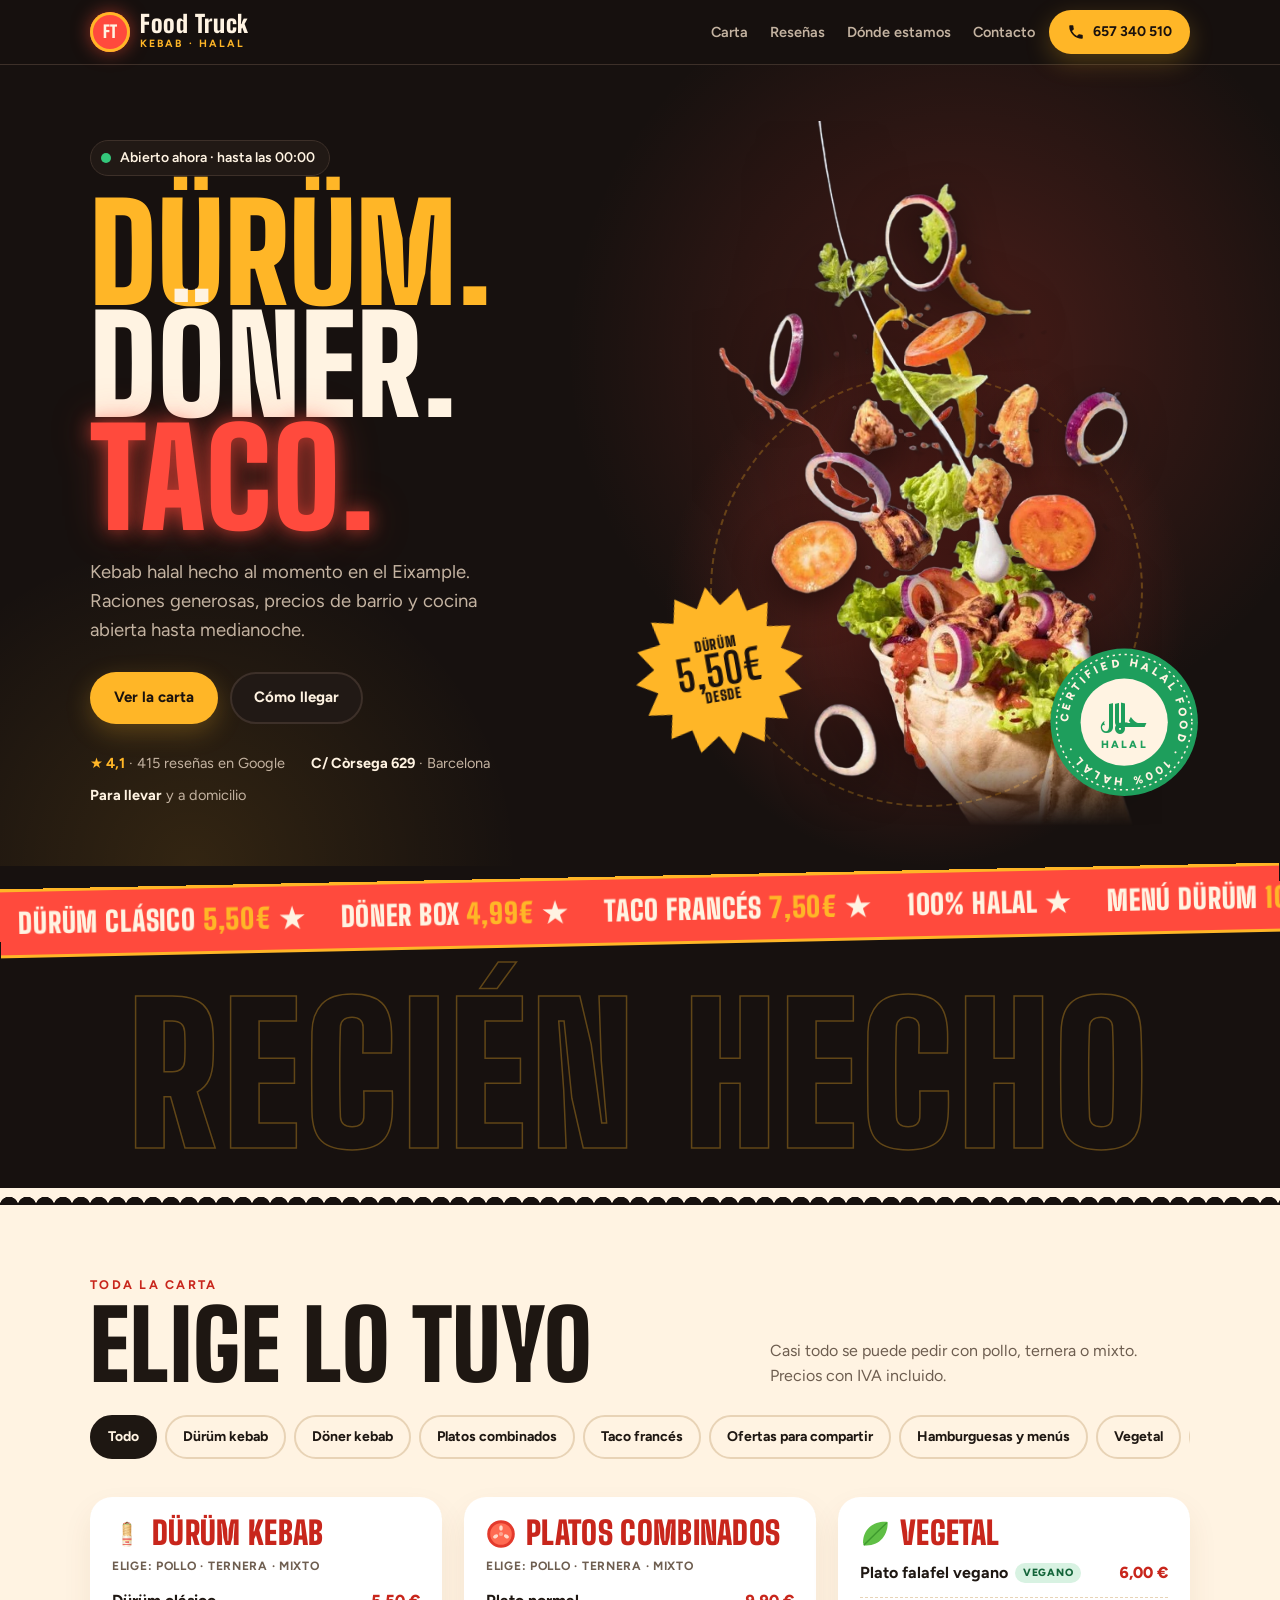
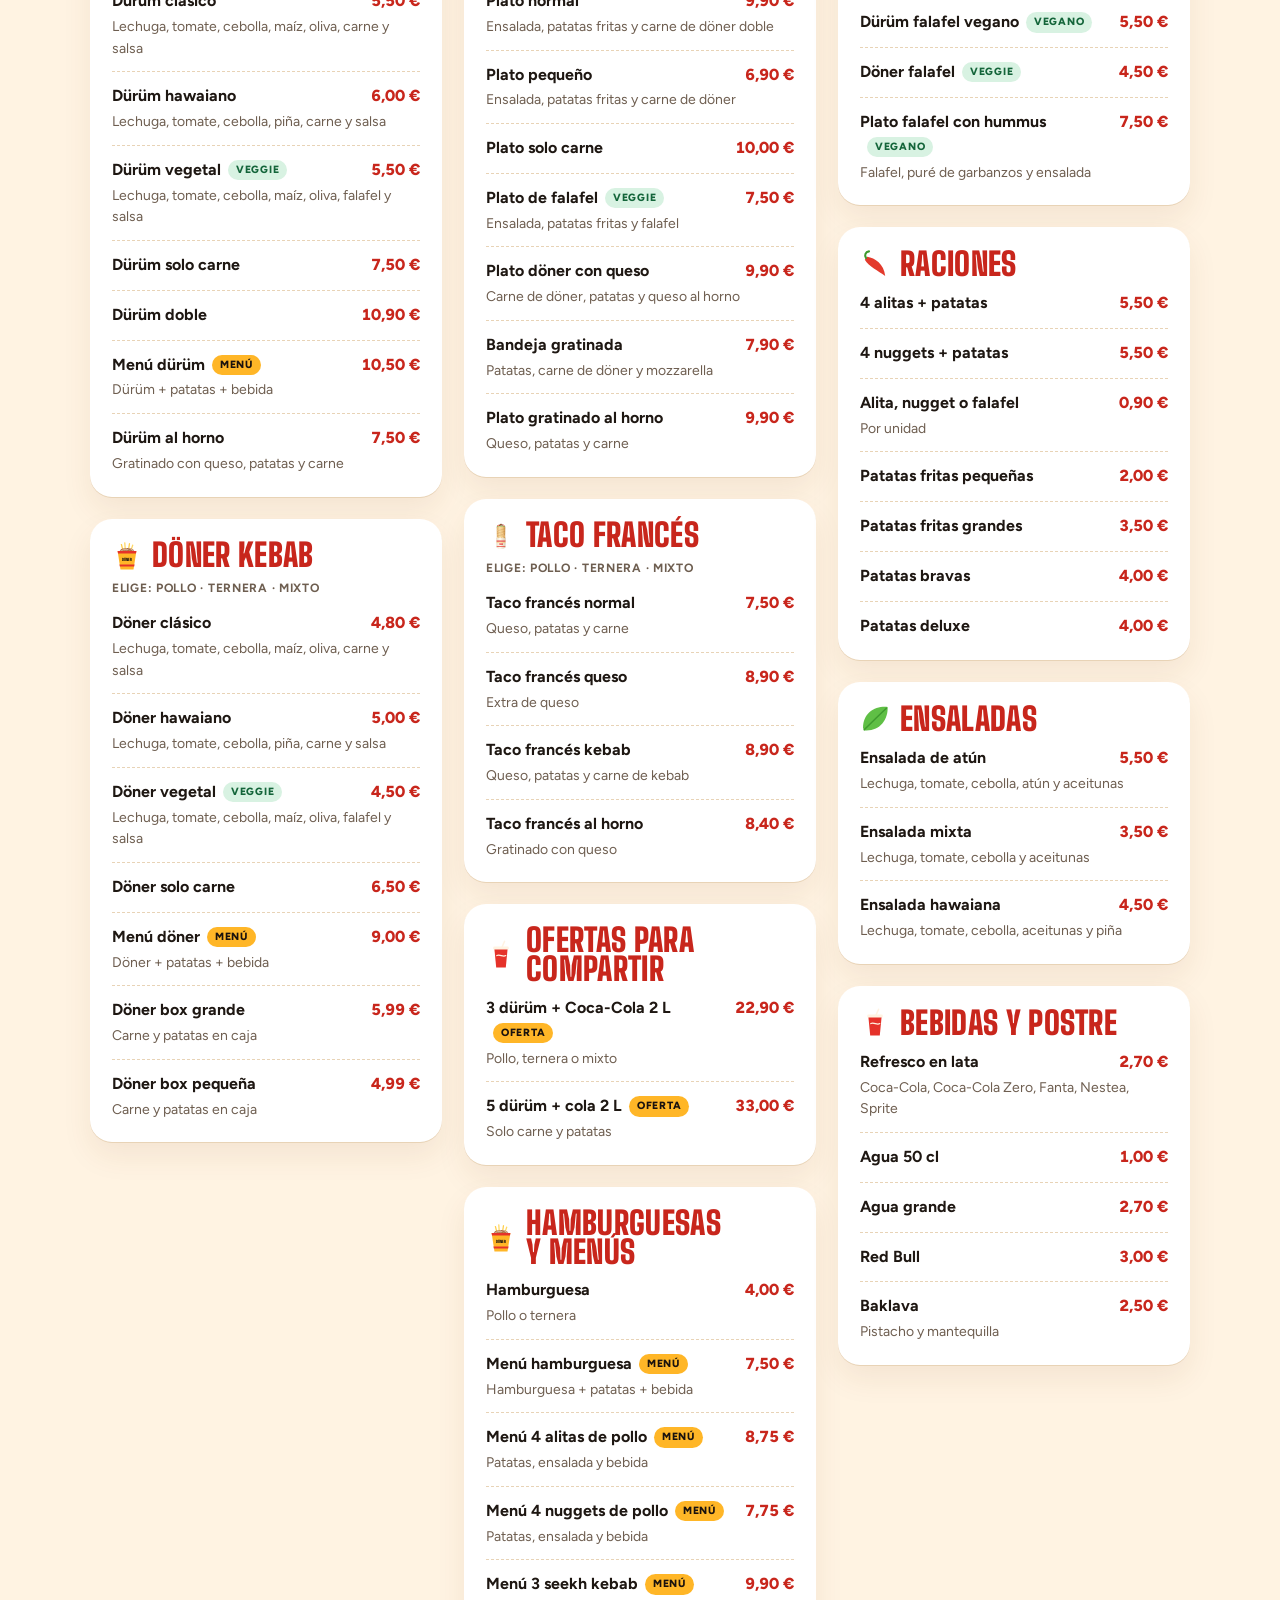
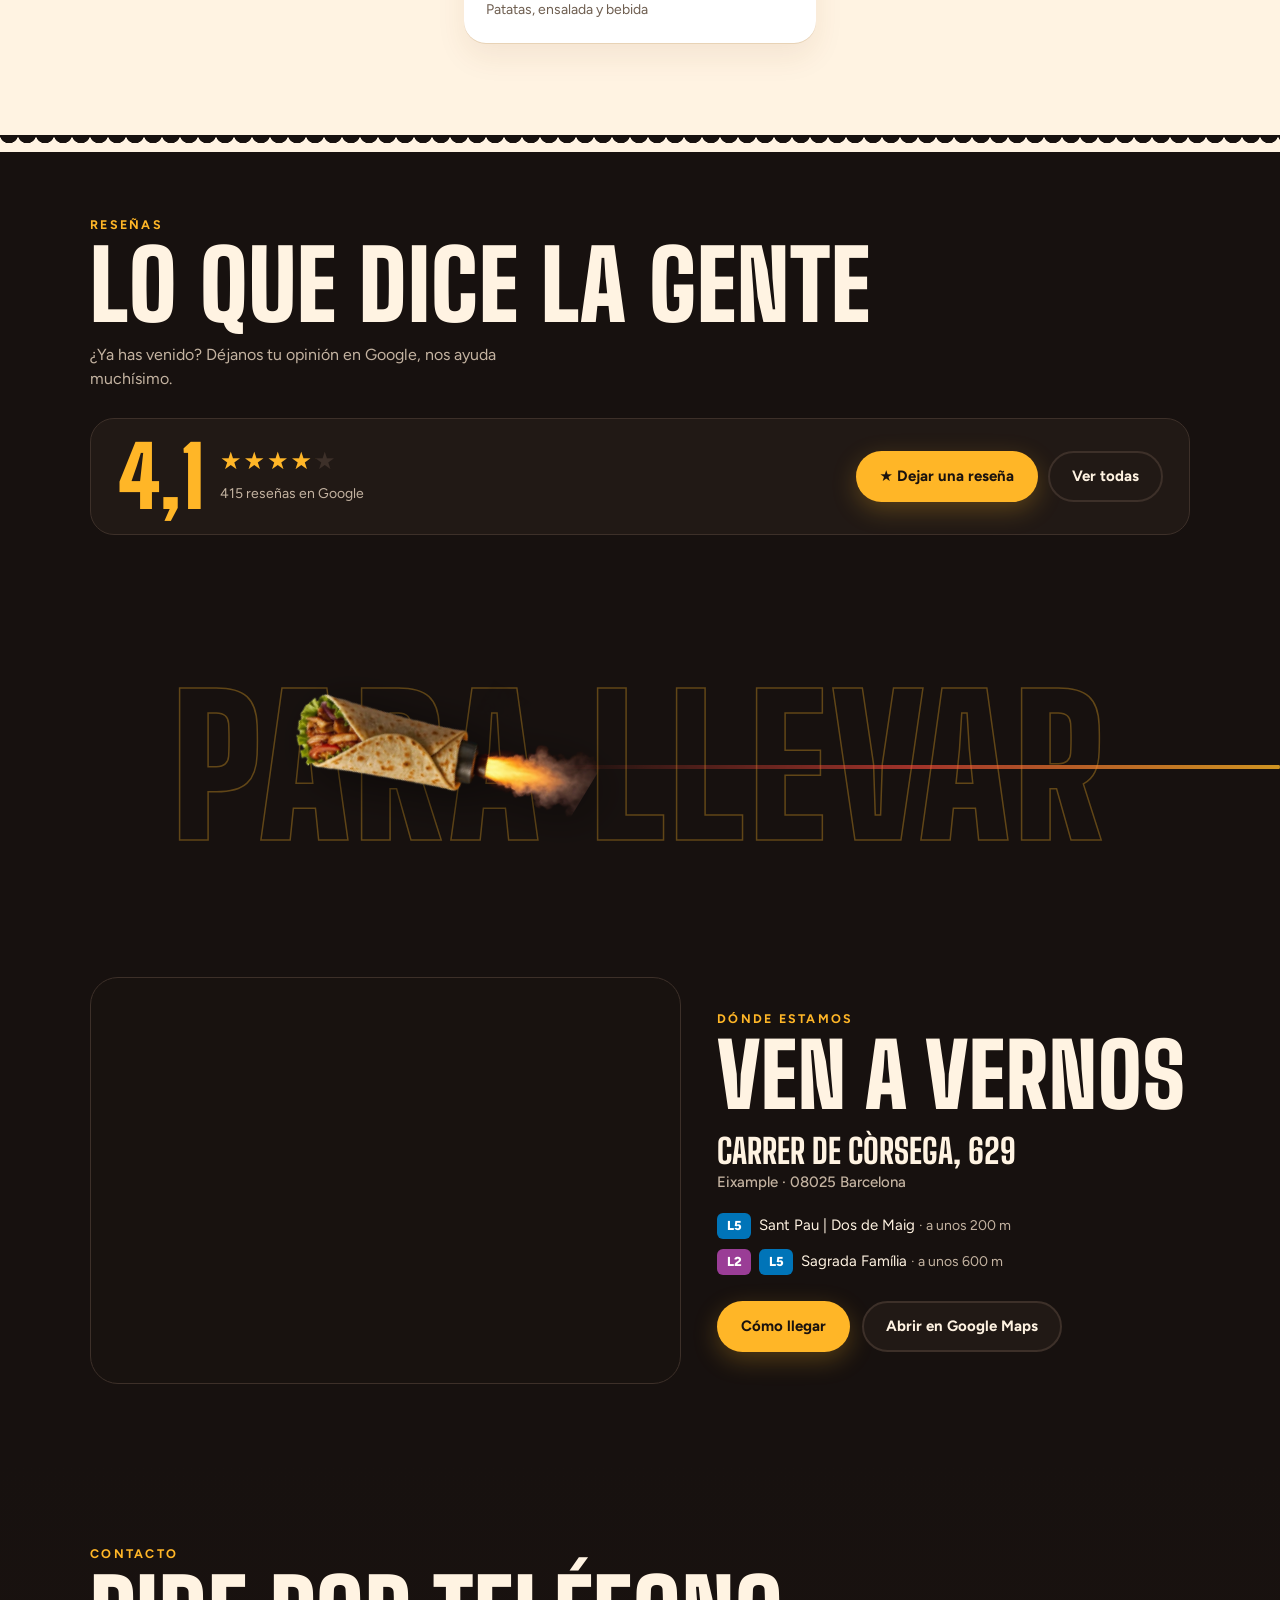
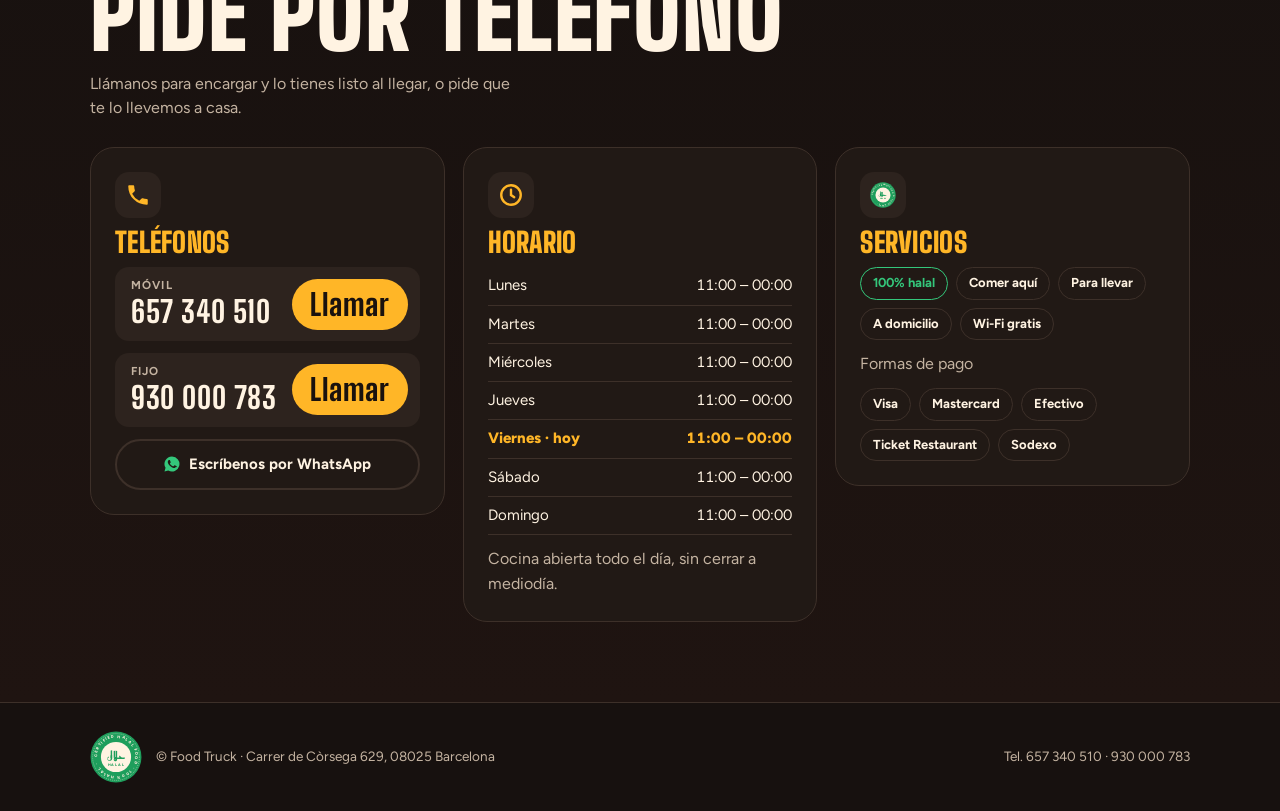
<file: index.html>
<!doctype html>
<html lang="es">
<head>
<meta charset="utf-8">
<meta name="viewport" content="width=device-width, initial-scale=1, viewport-fit=cover">
<title>Food Truck</title>
<meta name="description" content="Kebab halal en el Eixample de Barcelona. Dürüm, döner, platos combinados y taco francés. Carrer de Còrsega 629. Abierto todos los días.">
<link rel="preconnect" href="https://fonts.googleapis.com">
<link rel="preconnect" href="https://fonts.gstatic.com" crossorigin>
<link href="https://fonts.googleapis.com/css2?family=Big+Shoulders+Display:wght@700;800;900&family=Figtree:wght@400;500;600;700;800&family=Reem+Kufi:wght@700&display=swap" rel="stylesheet">
<meta name="theme-color" content="#17110f">
<link rel="icon" href="icon-192-any.png">
<link rel="apple-touch-icon" href="apple-touch-icon.png">
<link rel="stylesheet" href="css/styles.css">
</head>
<body>
<!-- ===== Dibujos: dürüm, döner box, ingredientes y sello halal ===== -->
<svg width="0" height="0" style="position:absolute" aria-hidden="true">
  <defs>
    <linearGradient id="tort" x1="0" x2="1">
      <stop offset="0" stop-color="#e2ad62"/><stop offset=".35" stop-color="#f8dca3"/><stop offset=".7" stop-color="#f0c57e"/><stop offset="1" stop-color="#c98e45"/>
    </linearGradient>
    <linearGradient id="paperg" x1="0" x2="1">
      <stop offset="0" stop-color="#e9dcc6"/><stop offset=".4" stop-color="#fffaf0"/><stop offset="1" stop-color="#d9c8ad"/>
    </linearGradient>
    <clipPath id="tclip"><path d="M44 104 Q44 86 64 84 L156 84 Q176 86 176 104 L172 400 Q110 428 48 400 Z"/></clipPath>
    <clipPath id="pclip"><path d="M38 262 L58 250 L78 264 L98 250 L118 264 L138 250 L158 264 L182 252 L178 410 Q110 446 42 410 Z"/></clipPath>
  </defs>
  <symbol id="durum" viewBox="0 0 220 460">
    <ellipse cx="110" cy="92" rx="66" ry="20" fill="#4a2414"/>
    <path d="M52 92 C44 70 66 62 70 76 C70 52 96 52 96 70 C100 46 128 50 124 70 C134 50 160 58 150 78 C170 66 178 88 166 96 Z" fill="#5fbf45"/>
    <path d="M60 86 C58 72 72 70 76 80 C80 66 98 68 96 80" fill="none" stroke="#3e9a2e" stroke-width="3" stroke-linecap="round"/>
    <rect x="74" y="58" width="44" height="16" rx="7" fill="#9a5226" transform="rotate(-18 96 66)"/>
    <rect x="104" y="52" width="40" height="15" rx="7" fill="#b8692f" transform="rotate(14 124 60)"/>
    <rect x="88" y="44" width="34" height="13" rx="6" fill="#7e3f1c" transform="rotate(-6 105 50)"/>
    <circle cx="70" cy="70" r="14" fill="#e33a2c"/><circle cx="70" cy="70" r="9" fill="#ff7a61"/><circle cx="70" cy="70" r="3" fill="#ffd1c4"/>
    <circle cx="150" cy="70" r="13" fill="#e33a2c"/><circle cx="150" cy="70" r="8" fill="#ff7a61"/>
    <path d="M118 78 a16 12 0 1 1 26 -8" fill="none" stroke="#a24fbf" stroke-width="5" stroke-linecap="round"/>
    <path d="M60 84 C76 70 86 92 100 78 S128 88 140 74 S160 86 164 80" fill="none" stroke="#fffaf0" stroke-width="6" stroke-linecap="round"/>
    <path d="M44 104 Q44 86 64 84 L156 84 Q176 86 176 104 L172 400 Q110 428 48 400 Z" fill="url(#tort)"/>
    <g clip-path="url(#tclip)" stroke="#9a5a26" stroke-width="7" stroke-linecap="round" opacity=".42">
      <path d="M20 160 L200 110"/><path d="M20 200 L200 150"/><path d="M20 240 L200 190"/>
    </g>
    <path d="M46 150 C90 170 130 200 174 252 L174 236 C134 188 92 160 46 136 Z" fill="#fbe3b2" opacity=".55"/>
    <path d="M46 150 C90 170 130 200 174 252" fill="none" stroke="#c88a45" stroke-width="3"/>
    <path d="M38 262 L58 250 L78 264 L98 250 L118 264 L138 250 L158 264 L182 252 L178 410 Q110 446 42 410 Z" fill="url(#paperg)"/>
    <g clip-path="url(#pclip)">
      <rect x="0" y="300" width="220" height="16" fill="#e5322a"/>
      <rect x="0" y="322" width="220" height="5" fill="#ffb627"/>
      <rect x="0" y="384" width="220" height="10" fill="#e5322a"/>
    </g>
    <text x="110" y="366" text-anchor="middle" font-family="Big Shoulders Display, Impact, sans-serif" font-weight="900" font-size="34" fill="#e5322a" letter-spacing="1">FOOD</text>
  </symbol>

  <symbol id="box" viewBox="0 0 200 230">
    <rect x="58" y="22" width="10" height="56" rx="3" fill="#ffcf4d" transform="rotate(-14 63 50)"/>
    <rect x="80" y="10" width="10" height="64" rx="3" fill="#ffd866" transform="rotate(-4 85 42)"/>
    <rect x="110" y="16" width="10" height="60" rx="3" fill="#ffcf4d" transform="rotate(9 115 46)"/>
    <rect x="132" y="26" width="10" height="52" rx="3" fill="#ffd866" transform="rotate(18 137 52)"/>
    <path d="M44 74 C60 50 90 62 100 56 C116 48 142 58 156 74 Z" fill="#9a5226"/>
    <path d="M60 70 C76 60 96 72 110 62 C122 56 138 64 146 72" fill="none" stroke="#fffaf0" stroke-width="5" stroke-linecap="round"/>
    <path d="M28 76 L172 76 L150 218 L50 218 Z" fill="#ffb627"/>
    <path d="M28 76 L172 76 L169 96 L31 96 Z" fill="#e5322a"/>
    <path d="M42 180 L158 180 L155 196 L45 196 Z" fill="#e5322a"/>
    <text x="100" y="152" text-anchor="middle" font-family="Big Shoulders Display, Impact, sans-serif" font-weight="900" font-size="30" fill="#1a120e" letter-spacing="1">DÖNER</text>
  </symbol>

  <symbol id="tomato" viewBox="0 0 100 100"><circle cx="50" cy="50" r="46" fill="#e33a2c"/><circle cx="50" cy="50" r="36" fill="#ff6b52"/><g fill="#ffd9c9"><ellipse cx="50" cy="30" rx="6" ry="9"/><ellipse cx="68" cy="58" rx="6" ry="9" transform="rotate(120 68 58)"/><ellipse cx="32" cy="58" rx="6" ry="9" transform="rotate(-120 32 58)"/></g><circle cx="50" cy="50" r="7" fill="#ffa48f"/></symbol>
  <symbol id="onion" viewBox="0 0 100 100"><circle cx="50" cy="50" r="42" fill="none" stroke="#b55fcf" stroke-width="10"/><circle cx="50" cy="50" r="26" fill="none" stroke="#e1b7ec" stroke-width="7"/></symbol>
  <symbol id="leaf" viewBox="0 0 100 100"><path d="M10 80 C10 30 50 6 92 10 C94 52 66 92 14 88 Z" fill="#5fbf45"/><path d="M14 86 C40 60 60 40 88 14" fill="none" stroke="#3e9a2e" stroke-width="5" stroke-linecap="round"/></symbol>
  <symbol id="chili" viewBox="0 0 100 100"><path d="M24 26 C50 30 80 50 84 90 C60 72 30 60 16 36 Z" fill="#e33a2c"/><path d="M20 30 C14 20 18 10 30 8" fill="none" stroke="#3e9a2e" stroke-width="7" stroke-linecap="round"/></symbol>
  <symbol id="cup" viewBox="0 0 100 100"><path d="M28 30 L72 30 L66 92 L34 92 Z" fill="#e5322a"/><rect x="24" y="22" width="52" height="10" rx="4" fill="#fff3e2"/><path d="M54 22 L62 4" stroke="#fff3e2" stroke-width="5" stroke-linecap="round"/><path d="M36 52 C46 46 56 58 66 52" fill="none" stroke="#fff3e2" stroke-width="4" stroke-linecap="round"/></symbol>

  <symbol id="halal" viewBox="0 0 200 200">
    <path id="sealring" d="M100 100 m-74 0 a74 74 0 1 1 148 0 a74 74 0 1 1 -148 0" fill="none"/>
    <circle cx="100" cy="100" r="98" fill="#1e9e5c"/>
    <circle cx="100" cy="100" r="90" fill="none" stroke="#fff3e2" stroke-width="2" stroke-dasharray="3 5"/>
    <g class="spin">
      <text font-family="Figtree, sans-serif" font-weight="800" font-size="15" letter-spacing="4.4" fill="#fff3e2"><textPath href="#sealring">CERTIFIED HALAL FOOD · 100% HALAL ·</textPath></text>
    </g>
    <circle cx="100" cy="100" r="58" fill="#fff3e2"/>
    <text x="100" y="106" text-anchor="middle" font-family="Reem Kufi, Noto Naskh Arabic, Geeza Pro, serif" font-weight="700" font-size="40" fill="#1e9e5c">حلال</text>
    <text x="100" y="134" text-anchor="middle" font-family="Figtree, sans-serif" font-weight="800" font-size="14" letter-spacing="3" fill="#1e9e5c">HALAL</text>
  </symbol>
</svg>

<header class="top">
  <div class="wrap">
    <a class="logo" href="#inicio"><span class="mk">FT</span><span><b>Food Truck</b><small>KEBAB · HALAL</small></span></a>
    <nav class="nav" aria-label="Secciones">
      <a href="#carta">Carta</a><a href="#resenas">Reseñas</a><a href="#donde">Dónde estamos</a><a href="#contacto">Contacto</a>
    </nav>
    <a class="btn btn-s" href="tel:+34657340510"><svg viewBox="0 0 24 24" fill="currentColor" aria-hidden="true"><path d="M6.6 10.8a15.1 15.1 0 0 0 6.6 6.6l2.2-2.2c.3-.3.7-.4 1-.2 1.1.4 2.3.6 3.6.6.6 0 1 .4 1 1V20c0 .6-.4 1-1 1A17 17 0 0 1 3 4c0-.6.4-1 1-1h3.5c.6 0 1 .4 1 1 0 1.3.2 2.5.6 3.6.1.3 0 .7-.2 1z"/></svg><span class="t">657 340 510</span></a>
  </div>
</header>

<main id="inicio">
  <section class="hero">
    <div class="wrap">
      <div class="hero-copy">
        <div class="status" id="status"><i></i><span id="status-txt">Abierto todos los días de 11:00 a 00:00</span></div>
        <h1><span class="l1">Dürüm.</span><span class="l2">Döner.</span><span class="l3">Taco.</span></h1>
        <p class="lead">Kebab halal hecho al momento en el Eixample. Raciones generosas, precios de barrio y cocina abierta hasta medianoche.</p>
        <div class="cta">
          <a class="btn btn-s" href="#carta">Ver la carta</a>
          <a class="btn btn-o" href="#donde">Cómo llegar</a>
        </div>
        <div class="facts">
          <span><b class="st">★ 4,1</b> · 415 reseñas en Google</span>
          <span><b>C/ Còrsega 629</b> · Barcelona</span>
          <span><b>Para llevar</b> y a domicilio</span>
        </div>
      </div>
      <div class="stage" id="stage" aria-hidden="true">
        <div class="glow"></div>
        <div class="ring"></div>
        <img class="photo" id="photo" src="img/base.webp" alt="">
        <img class="pc" src="img/onionTop.webp" alt="" style="left:40.78%;top:8.51%;width:32.09%;--d:3.60s;--dl:-0.0s">
        <img class="pc" src="img/onionL.webp" alt="" style="left:16.13%;top:26.95%;width:8.33%;--d:4.05s;--dl:-0.7s">
        <img class="pc" src="img/chickR.webp" alt="" style="left:60.46%;top:36.88%;width:13.83%;--d:4.50s;--dl:-1.4s">
        <img class="pc" src="img/onionR.webp" alt="" style="left:78.9%;top:38.06%;width:14.54%;--d:4.95s;--dl:-2.1s">
        <img class="pc" src="img/chickL.webp" alt="" style="left:33.16%;top:39.01%;width:11.35%;--d:5.40s;--dl:-2.8s">
        <img class="pc" src="img/tomL.webp" alt="" style="left:16.49%;top:56.38%;width:19.33%;--d:5.85s;--dl:-3.5s">
        <img class="pc" src="img/onionB.webp" alt="" style="left:25.53%;top:82.51%;width:14.18%;--d:6.30s;--dl:-4.2s">
        <img class="pc" src="img/tomR.webp" alt="" style="left:67.2%;top:52.72%;width:19.33%;--d:6.75s;--dl:-4.9s">
        <div class="sticker"><div><small>Dürüm</small><b>5,50€</b><small>desde</small></div></div>
        <svg class="seal" viewBox="0 0 200 200" role="img" aria-label="Comida halal certificada"><use href="#halal"/></svg>
      </div>
      </div>
    </div>
  </section>

  <div class="ticker" aria-hidden="true"><div class="track" id="ticker"></div></div>

  <div class="fly" data-fly aria-hidden="true">
    <div class="word">Recién hecho</div>
    <div class="trail"></div>
    <img class="flyer" src="img/rocket.webp" alt="">
  </div>

  <section class="carta" id="carta">
    <div class="wrap">
      <div class="sec-head">
        <div><div class="eyebrow">Toda la carta</div><h2>Elige lo tuyo</h2></div>
        <p>Casi todo se puede pedir con pollo, ternera o mixto. Precios con IVA incluido.</p>
      </div>
      <div class="chips" id="chips" role="toolbar" aria-label="Filtrar la carta"></div>
      <div class="cats" id="cats"></div>
    </div>
  </section>

  <section class="dark reviews" id="resenas">
    <div class="wrap">
      <div class="sec-head">
        <div><div class="eyebrow">Reseñas</div><h2>Lo que dice la gente</h2></div>
        <p>¿Ya has venido? Déjanos tu opinión en Google, nos ayuda muchísimo.</p>
      </div>
      <div class="rv-sum rise">
        <div class="rv-score">
          <span class="big" id="rv-rating">4,1</span>
          <div><span class="stars" aria-hidden="true"><i id="rv-stars" style="width:82%"></i></span><small><span id="rv-count">415</span> reseñas en Google</small></div>
        </div>
        <div class="rv-cta">
          <a class="btn btn-s" id="rv-write" href="#" target="_blank" rel="noopener">★ Dejar una reseña</a>
          <a class="btn btn-o" id="rv-all" href="#" target="_blank" rel="noopener">Ver todas</a>
        </div>
      </div>
      <div class="rv-grid" id="rv-grid" hidden></div>
      <p class="rv-src" id="rv-src" hidden>Reseñas publicadas en Google Maps.</p>
    </div>
  </section>

  <div class="fly" data-fly data-dir="rtl" aria-hidden="true">
    <div class="word">Para llevar</div>
    <div class="trail"></div>
    <img class="flyer" src="img/rocket.webp" alt="">
  </div>

  <section class="dark where" id="donde">
    <div class="wrap">
      <div class="mapcard rise" id="mapcard">
        <svg id="eixample" viewBox="0 0 640 440" role="img" aria-label="Mapa: Food Truck en la calle Còrsega, cerca del metro Sant Pau | Dos de Maig y de la Sagrada Família"></svg>
        <span class="tagmap" id="tagmap">Mapa ilustrativo</span>
      </div>
      <div>
        <div class="eyebrow">Dónde estamos</div>
        <h2>Ven a vernos</h2>
        <div class="addr">Carrer de Còrsega, 629<small>Eixample · 08025 Barcelona</small></div>
        <ul class="transit">
          <li><span class="line-badge m5">L5</span><span>Sant Pau | Dos de Maig <small>· a unos 200 m</small></span></li>
          <li><span class="line-badge m2">L2</span><span class="line-badge m5">L5</span><span>Sagrada Família <small>· a unos 600 m</small></span></li>
        </ul>
        <div class="cta">
          <a class="btn btn-s" href="https://www.google.com/maps/dir/?api=1&amp;destination=Food+Truck+Kebab&amp;destination_place_id=ChIJ700T7dqipBIRBsOpaom4KTE" target="_blank" rel="noopener">Cómo llegar</a>
          <a class="btn btn-o" href="https://maps.app.goo.gl/28sTwnWAgWaow5Tv8" target="_blank" rel="noopener">Abrir en Google Maps</a>
        </div>
      </div>
    </div>
  </section>

  <section class="dark contact" id="contacto">
    <div class="wrap">
      <div class="sec-head">
        <div><div class="eyebrow">Contacto</div><h2>Pide por teléfono</h2></div>
        <p>Llámanos para encargar y lo tienes listo al llegar, o pide que te lo llevemos a casa.</p>
      </div>
      <div class="cgrid">
        <div class="ccard rise">
          <div class="ico"><svg viewBox="0 0 24 24" fill="#ffb627" aria-hidden="true"><path d="M6.6 10.8a15.1 15.1 0 0 0 6.6 6.6l2.2-2.2c.3-.3.7-.4 1-.2 1.1.4 2.3.6 3.6.6.6 0 1 .4 1 1V20c0 .6-.4 1-1 1A17 17 0 0 1 3 4c0-.6.4-1 1-1h3.5c.6 0 1 .4 1 1 0 1.3.2 2.5.6 3.6.1.3 0 .7-.2 1z"/></svg></div>
          <h3>Teléfonos</h3>
          <div class="phone"><div><small>MÓVIL</small><a href="tel:+34657340510">657 340 510</a></div><a class="call" href="tel:+34657340510">Llamar</a></div>
          <div class="phone"><div><small>FIJO</small><a href="tel:+34930000783">930 000 783</a></div><a class="call" href="tel:+34930000783">Llamar</a></div>
          <a class="btn btn-o" href="https://wa.me/34657340510" target="_blank" rel="noopener"><svg viewBox="0 0 24 24" fill="#34c77b" aria-hidden="true"><path d="M12 2a10 10 0 0 0-8.6 15.1L2 22l5-1.3A10 10 0 1 0 12 2zm5.3 14.1c-.2.6-1.3 1.2-1.8 1.2-.5.1-1 .1-3.3-.8-2.8-1.1-4.6-4-4.7-4.2-.1-.2-1.1-1.5-1.1-2.9s.7-2 1-2.3c.2-.3.6-.3.8-.3h.6c.2 0 .4 0 .6.5l.8 2c.1.2.1.4 0 .6l-.4.6-.4.4c-.1.2-.3.3-.1.6.2.3.8 1.3 1.7 2.1 1.2 1 2.1 1.3 2.4 1.5.3.1.5.1.7-.1l.9-1.1c.2-.3.4-.2.7-.1l2 1c.3.1.5.2.5.3.1.2.1.7-.1 1.3z"/></svg>Escríbenos por WhatsApp</a>
        </div>
        <div class="ccard rise">
          <div class="ico"><svg viewBox="0 0 24 24" fill="none" stroke="#ffb627" stroke-width="2.2" stroke-linecap="round" aria-hidden="true"><circle cx="12" cy="12" r="9"/><path d="M12 7v5l3 2"/></svg></div>
          <h3>Horario</h3>
          <table class="hours" id="hours"></table>
          <p>Cocina abierta todo el día, sin cerrar a mediodía.</p>
        </div>
        <div class="ccard rise">
          <div class="ico"><svg viewBox="0 0 200 200" aria-hidden="true"><use href="#halal"/></svg></div>
          <h3>Servicios</h3>
          <div class="chipset"><span class="g">100% halal</span><span>Comer aquí</span><span>Para llevar</span><span>A domicilio</span><span>Wi-Fi gratis</span></div>
          <p>Formas de pago</p>
          <div class="chipset"><span>Visa</span><span>Mastercard</span><span>Efectivo</span><span>Ticket Restaurant</span><span>Sodexo</span></div>
        </div>
      </div>
    </div>
  </section>
</main>

<footer>
  <div class="wrap">
    <div class="fl"><svg class="fseal" viewBox="0 0 200 200" aria-hidden="true"><use href="#halal"/></svg><span>© Food Truck · Carrer de Còrsega 629, 08025 Barcelona</span></div>
    <span>Tel. 657 340 510 · 930 000 783</span>
  </div>
</footer>

<script src="js/config.js"></script>
<script src="js/carta.js"></script>
<script src="js/main.js"></script>
</body>
</html>
</file>
<file: css/styles.css>
/* Estilos de la web · Food Truck */

/* Layout: "night market" kebab shop — dark grill-black stage with neon signage type and a hand-drawn dürüm that flies across as you scroll; the carta is a warm paper menu laid on top; map + contact close the page. Single deliberate dark look with one paper section. */
:root{
  --night:#17110f;      /* fondo carbón */
  --night-2:#211915;    /* superficie */
  --night-3:#2d231e;    /* superficie elevada */
  --line:#3d3029;
  --cream:#fff3e2;      /* texto */
  --muted:#c4b3a1;
  --red:#ff4a3d;        /* rojo tomate neón */
  --red-deep:#d22b20;
  --saffron:#ffb627;    /* amarillo azafrán */
  --green:#34c77b;      /* verde halal */
  --on-saffron:#1a120e;
  --paper:#fff3e2;      /* la carta en papel */
  --paper-ink:#1e1712;
  --paper-muted:#6e5e50;
  --paper-line:#e8d3b6;
  --paper-red:#c8261c;
  --card:#ffffff;
  --veg-bg:#d8f2e2;
  --veg-ink:#14653a;
  --f-display:'Big Shoulders Display','Arial Narrow',Impact,sans-serif;
  --f-body:'Figtree','Segoe UI',system-ui,sans-serif;
  color-scheme:dark;
}
*{box-sizing:border-box}
body{margin:0}
[hidden]{display:none!important}
html{scroll-behavior:smooth}
body{background:var(--night);color:var(--cream);font-family:var(--f-body);font-size:16px;line-height:1.55;-webkit-font-smoothing:antialiased;overflow-x:hidden}
a{color:inherit}
img,svg{max-width:100%}
.wrap{max-width:1140px;margin:0 auto;padding-inline:20px}
h1,h2,h3{font-family:var(--f-display);font-weight:900;text-transform:uppercase;line-height:.9;margin:0;text-wrap:balance;letter-spacing:.01em}
:focus-visible{outline:3px solid var(--saffron);outline-offset:3px;border-radius:6px}
.eyebrow{font-size:12.5px;font-weight:700;letter-spacing:.18em;text-transform:uppercase;color:var(--saffron);margin-bottom:8px}

/* ---------- Header ---------- */
.top{position:sticky;top:env(safe-area-inset-top,0px);z-index:50;background:rgba(23,17,15,.85);backdrop-filter:blur(12px);-webkit-backdrop-filter:blur(12px);border-bottom:1px solid var(--line)}
.top .wrap{display:flex;align-items:center;gap:14px;padding-block:10px}
.logo{display:flex;align-items:center;gap:10px;text-decoration:none;margin-right:auto}
.logo .mk{width:40px;height:40px;border-radius:50%;background:var(--red);display:grid;place-items:center;font-family:var(--f-display);font-weight:900;font-size:17px;color:var(--cream);box-shadow:0 0 0 3px var(--saffron) inset,0 0 18px rgba(255,74,61,.55)}
.logo b{display:block;font-family:var(--f-display);font-weight:900;font-size:24px;letter-spacing:.03em;line-height:1}
.logo small{display:block;font-size:10.5px;font-weight:700;letter-spacing:.2em;color:var(--saffron)}
.nav{display:flex;gap:22px;font-weight:600;font-size:14.5px}
.nav a{text-decoration:none;color:var(--muted);transition:color .2s}
.nav a:hover{color:var(--cream)}
.btn{display:inline-flex;align-items:center;justify-content:center;gap:8px;font:inherit;font-weight:700;font-size:15px;text-decoration:none;border-radius:999px;padding:12px 22px;border:2px solid transparent;white-space:nowrap;cursor:pointer;transition:transform .2s,box-shadow .2s,border-color .2s}
.btn:hover{transform:translateY(-2px)}
.btn-s{background:var(--saffron);color:var(--on-saffron);box-shadow:0 8px 24px rgba(255,182,39,.25)}
.btn-o{border-color:var(--line);color:var(--cream);background:var(--night-2)}
.btn-o:hover{border-color:var(--saffron)}
.top .btn{padding:9px 16px;font-size:14px}
.btn svg{width:18px;height:18px;flex:none}

/* ---------- Hero ---------- */
.hero{position:relative;padding-block:56px 40px;overflow:hidden}
.hero::before{content:"";position:absolute;right:-10%;top:-20%;width:70vw;height:70vw;max-width:900px;max-height:900px;background:radial-gradient(circle,rgba(255,74,61,.22),transparent 62%);pointer-events:none}
.hero::after{content:"";position:absolute;left:-15vw;bottom:-30vw;width:60vw;height:60vw;background:radial-gradient(circle,rgba(255,182,39,.12),transparent 60%);pointer-events:none}
.hero .wrap{position:relative;z-index:1;display:grid;grid-template-columns:1.05fr 1fr;gap:20px;align-items:center}
.hero-copy{min-width:0}
.status{display:inline-flex;align-items:center;gap:9px;font-size:14px;font-weight:600;background:var(--night-2);border:1px solid var(--line);border-radius:999px;padding:6px 14px 6px 10px;margin-bottom:22px}
.status i{width:10px;height:10px;border-radius:50%;background:var(--green)}
.status.closed i{background:var(--red)}
.hero h1{font-size:clamp(64px,10.5vw,138px);line-height:.84}
.hero h1 span{display:block}
.hero h1 .l1{color:var(--saffron)}
.hero h1 .l3{color:var(--red);text-shadow:0 0 18px rgba(255,74,61,.65),0 0 42px rgba(255,74,61,.35)}
.lead{font-size:18.5px;color:var(--muted);max-width:36ch;margin:22px 0 28px}
.cta{display:flex;flex-wrap:wrap;gap:12px}
.facts{display:flex;flex-wrap:wrap;gap:10px 26px;margin-top:28px;font-size:14.5px;color:var(--muted)}
.facts b{color:var(--cream)}
.facts .st{color:var(--saffron)}

.stage{position:relative;width:100%;max-width:470px;aspect-ratio:564/846;justify-self:center}
.stage .glow{position:absolute;left:-8%;right:-8%;top:30%;aspect-ratio:1;border-radius:50%;background:radial-gradient(circle,rgba(255,74,61,.35) 0%,rgba(255,74,61,.12) 40%,transparent 68%)}
.stage .ring{position:absolute;left:4%;right:4%;top:36%;aspect-ratio:1;border-radius:50%;border:2px dashed rgba(255,182,39,.28)}
.photo{position:absolute;inset:0;width:100%;height:100%;pointer-events:none;-webkit-mask-image:linear-gradient(#000 88%,transparent);mask-image:linear-gradient(#000 88%,transparent);filter:drop-shadow(0 30px 40px rgba(0,0,0,.55));will-change:transform}
.pc{position:absolute;height:auto;max-width:none;pointer-events:none;will-change:transform;filter:drop-shadow(0 14px 18px rgba(0,0,0,.5))}
.seal{position:absolute;right:-8%;bottom:4%;width:32%;height:auto;aspect-ratio:1}
.seal .spin{transform-origin:100px 100px}
.sticker{position:absolute;left:-12%;top:66%;width:36%;aspect-ratio:1;display:grid;place-items:center;text-align:center;background:var(--saffron);color:var(--on-saffron);transform:rotate(-10deg);
  clip-path:polygon(50% 0%,57% 12%,69% 4%,72% 18%,85% 15%,82% 29%,96% 31%,88% 43%,100% 50%,88% 57%,96% 69%,82% 71%,85% 85%,72% 82%,69% 96%,57% 88%,50% 100%,43% 88%,31% 96%,28% 82%,15% 85%,18% 71%,4% 69%,12% 57%,0% 50%,12% 43%,4% 31%,18% 29%,15% 15%,28% 18%,31% 4%,43% 12%)}
.sticker div{font-family:var(--f-display);font-weight:900;text-transform:uppercase;line-height:.92}
.sticker small{display:block;font-size:clamp(10px,1.3vw,14px);letter-spacing:.05em}
.sticker b{display:block;font-size:clamp(24px,3.6vw,42px)}

/* ---------- Ticker ---------- */
.ticker{background:var(--red);color:var(--cream);overflow:hidden;border-block:3px solid var(--saffron);transform:rotate(-1.2deg);margin-top:10px;position:relative;z-index:2}
.ticker .track{display:flex;width:max-content;animation:tick 30s linear infinite}
.ticker span{font-family:var(--f-display);font-weight:900;font-size:28px;text-transform:uppercase;letter-spacing:.03em;padding:10px 18px;white-space:nowrap}
.ticker em{font-style:normal;color:var(--saffron)}
@keyframes tick{to{transform:translateX(-50%)}}

/* ---------- Banda con dürüm volador ---------- */
.fly{position:relative;height:260px;overflow:hidden}
.fly .word{position:absolute;inset:0;display:flex;align-items:center;justify-content:center;font-family:var(--f-display);font-weight:900;font-size:clamp(70px,15vw,190px);text-transform:uppercase;color:transparent;-webkit-text-stroke:1.5px rgba(255,182,39,.32);white-space:nowrap;letter-spacing:.02em}
.fly .flyer{position:absolute;top:50%;left:0;width:170px;height:auto;aspect-ratio:360/604;margin-top:-143px;max-width:none;will-change:transform;filter:drop-shadow(0 20px 26px rgba(0,0,0,.55));transform:translateX(-300px) rotate(65deg)}
.fly .trail{position:absolute;top:50%;left:0;height:4px;width:100%;margin-top:-2px;background:linear-gradient(90deg,transparent,rgba(255,74,61,.6),rgba(255,182,39,.8));transform-origin:left;transform:scaleX(.3);will-change:transform;border-radius:4px}

/* ---------- Carta (papel) ---------- */
.carta{background:var(--paper);color:var(--paper-ink);padding-block:70px;position:relative}
.carta::before,.carta::after{content:"";position:absolute;left:0;right:0;height:18px;background:radial-gradient(circle at 9px 0,transparent 9px,var(--paper) 9.5px) repeat-x;background-size:18px 18px}
.carta::before{top:-17px;transform:scaleY(-1)}
.carta::after{bottom:-17px}
.sec-head{display:flex;flex-wrap:wrap;align-items:end;justify-content:space-between;gap:14px 30px;margin-bottom:26px}
.sec-head h2{font-size:clamp(52px,8vw,96px)}
.sec-head p{margin:0;max-width:42ch;color:var(--muted)}
.carta .eyebrow{color:var(--paper-red)}
.carta .sec-head p{color:var(--paper-muted)}
.chips{display:flex;gap:8px;overflow-x:auto;padding-bottom:8px;margin-bottom:30px;scrollbar-width:thin}
.chip{flex:none;font:inherit;font-weight:700;font-size:14px;padding:9px 16px;border-radius:999px;border:2px solid var(--paper-line);background:transparent;color:var(--paper-ink);cursor:pointer;transition:background .2s,border-color .2s}
.chip:hover{border-color:var(--paper-ink)}
.chip[aria-pressed="true"]{background:var(--paper-ink);color:var(--paper);border-color:var(--paper-ink)}
.cats{columns:3 320px;column-gap:22px}
.cat{break-inside:avoid;display:inline-block;width:100%;background:var(--card);border-radius:22px;padding:22px 22px 10px;margin-bottom:22px;box-shadow:0 1px 0 var(--paper-line),0 14px 30px rgba(110,70,30,.08)}
.cat h3{font-size:32px;color:var(--paper-red);display:flex;align-items:center;gap:10px}
.cat h3 .ico{width:30px;height:30px;flex:none}
.cat .note{font-size:12px;font-weight:700;letter-spacing:.06em;text-transform:uppercase;color:var(--paper-muted);margin:8px 0 2px}
.item{display:grid;grid-template-columns:minmax(0,1fr) auto;gap:2px 14px;padding-block:12px;border-bottom:1.5px dashed var(--paper-line)}
.item:last-child{border-bottom:0}
.item .n{font-weight:700;min-width:0}
.item .pr{font-weight:800;font-variant-numeric:tabular-nums;color:var(--paper-red)}
.item .d{grid-column:1/-1;font-size:14px;color:var(--paper-muted)}
.tag{display:inline-block;font-size:10.5px;font-weight:800;letter-spacing:.07em;text-transform:uppercase;padding:2px 8px;border-radius:999px;background:var(--saffron);color:var(--on-saffron);margin-left:7px;vertical-align:2px}
.tag.v{background:var(--veg-bg);color:var(--veg-ink)}

/* ---------- Reseñas ---------- */
section.dark{padding-block:80px}
.rv-sum{display:flex;flex-wrap:wrap;align-items:center;gap:20px 30px;margin-bottom:22px;background:var(--night-2);border:1px solid var(--line);border-radius:24px;padding:22px 26px}
.rv-score{display:flex;align-items:center;gap:16px}
.rv-score .big{font-family:var(--f-display);font-weight:900;font-size:84px;line-height:.85;color:var(--saffron)}
.stars{position:relative;display:inline-block;font-size:24px;letter-spacing:2px;line-height:1;color:var(--line)}
.stars::before{content:"★★★★★"}
.stars i{position:absolute;inset:0 auto 0 0;overflow:hidden;white-space:nowrap;color:var(--saffron);font-style:normal}
.stars i::before{content:"★★★★★"}
.rv-score small{display:block;color:var(--muted);font-size:14px;margin-top:6px}
.rv-cta{display:flex;flex-wrap:wrap;gap:10px;margin-left:auto}
.rv-grid{display:grid;grid-template-columns:repeat(auto-fill,minmax(min(100%,270px),1fr));gap:16px}
.rv{background:var(--night-2);border:1px solid var(--line);border-radius:20px;padding:20px;display:flex;flex-direction:column;gap:10px;min-width:0}
.rv-head{display:flex;align-items:center;gap:10px}
.rv-head img,.rv-head .ph{width:40px;height:40px;border-radius:50%;flex:none;background:var(--saffron);color:var(--on-saffron);display:grid;place-items:center;font-weight:800}
.rv-head a{font-weight:700;text-decoration:none}
.rv-head small{display:block;color:var(--muted);font-size:12.5px}
.rv .stars{font-size:15px;letter-spacing:1px;align-self:flex-start}
.rv p{margin:0;font-size:15px;display:-webkit-box;-webkit-line-clamp:6;-webkit-box-orient:vertical;overflow:hidden}
.rv-src{margin-top:14px;font-size:12.5px;color:var(--muted)}

/* ---------- Dónde estamos ---------- */
.where .wrap{display:grid;grid-template-columns:1.25fr 1fr;gap:36px;align-items:center}
.mapcard{position:relative;border-radius:28px;overflow:hidden;border:1px solid var(--line);background:#18120f;aspect-ratio:16/11;max-width:100%;min-width:0}
.mapcard svg{display:block;width:100%;height:100%}
.mapcard iframe{position:absolute;inset:0;width:100%;height:100%;border:0}
.mapcard .tagmap{position:absolute;left:14px;bottom:12px;font-size:11.5px;color:var(--muted);background:rgba(23,17,15,.8);padding:3px 9px;border-radius:999px}
.where h2{font-size:clamp(52px,7vw,88px);margin-bottom:18px}
.addr{font-family:var(--f-display);font-weight:800;font-size:34px;line-height:1.05;text-transform:uppercase}
.addr small{display:block;font-family:var(--f-body);font-size:15px;font-weight:500;text-transform:none;color:var(--muted);margin-top:6px}
.transit{list-style:none;padding:0;margin:22px 0 26px;display:grid;gap:10px}
.transit li{display:flex;align-items:center;gap:8px;font-size:15px;flex-wrap:wrap}
.line-badge{display:inline-grid;place-items:center;min-width:34px;height:26px;padding:0 6px;border-radius:6px;font-weight:800;font-size:13px;color:#ffffff}
.line-badge.m5{background:#0074b8}.line-badge.m2{background:#9a3d96}
.transit small{color:var(--muted);font-size:14px}

/* ---------- Contacto ---------- */
.contact{background:linear-gradient(180deg,var(--night) 0%,#1f1411 100%)}
.cgrid{display:grid;grid-template-columns:repeat(3,minmax(0,1fr));gap:18px;align-items:start}
.ccard{background:var(--night-2);border:1px solid var(--line);border-radius:24px;padding:24px;min-width:0;display:flex;flex-direction:column;gap:12px}
.ccard h3{font-size:28px;color:var(--saffron)}
.ccard .ico{width:46px;height:46px;border-radius:14px;display:grid;place-items:center;background:var(--night-3)}
.ccard .ico svg{width:26px;height:26px}
.phone{display:flex;align-items:center;justify-content:space-between;gap:10px;background:var(--night-3);border-radius:14px;padding:10px 12px 10px 16px}
.phone a{font-family:var(--f-display);font-weight:800;font-size:30px;text-decoration:none;font-variant-numeric:tabular-nums;letter-spacing:.02em;line-height:1.1}
.phone small{display:block;font-size:11.5px;color:var(--muted);font-weight:700;letter-spacing:.1em}
.call{flex:none;font-size:14px;font-weight:800;text-decoration:none;background:var(--saffron);color:var(--on-saffron);border-radius:999px;padding:9px 18px;transition:transform .2s}
.call:hover{transform:translateY(-2px)}
.hours{width:100%;border-collapse:collapse;font-size:15px;font-variant-numeric:tabular-nums}
.hours td{padding:7px 0;border-bottom:1px solid var(--line)}
.hours td+td{text-align:right}
.hours tr.today td{color:var(--saffron);font-weight:800}
.chipset{display:flex;flex-wrap:wrap;gap:8px}
.chipset span{font-size:13px;font-weight:700;border:1.5px solid var(--line);border-radius:999px;padding:5px 12px}
.chipset span.g{border-color:var(--green);color:var(--green)}
.ccard p{margin:0;color:var(--muted)}

footer{border-top:1px solid var(--line);padding-block:28px;font-size:13.5px;color:var(--muted)}
footer .wrap{display:flex;flex-wrap:wrap;align-items:center;justify-content:space-between;gap:16px}
footer .fseal{width:52px;height:52px;flex:none}
footer .fl{display:flex;align-items:center;gap:14px}

/* ---------- Entrada al hacer scroll (solo movimiento, siempre visible) ---------- */
.rise{transition:transform .8s cubic-bezier(.2,.9,.25,1)}
.rise.off{transform:translateY(44px) rotate(.8deg)}

@media (prefers-reduced-motion: no-preference){
  .status i{animation:ping 2s infinite}
  @keyframes ping{0%{box-shadow:0 0 0 0 rgba(52,199,123,.6)}70%,100%{box-shadow:0 0 0 9px rgba(52,199,123,0)}}
  .seal .spin{animation:spin 22s linear infinite}
  @keyframes spin{to{transform:rotate(360deg)}}
  .stage .ring{animation:spin 60s linear infinite}
  .pc{animation:bob var(--d,4s) ease-in-out infinite;animation-delay:var(--dl,0s)}
  @keyframes bob{50%{translate:0 -10px}}
  .photo{animation:bob 6s ease-in-out infinite}
  .pin-pulse{animation:pulse 2s ease-out infinite;transform-origin:center;transform-box:fill-box}
  @keyframes pulse{from{transform:scale(.4);opacity:.9}to{transform:scale(2.6);opacity:0}}
  .hero h1 .l3{animation:flicker 6s infinite}
  @keyframes flicker{0%,90%,94%,100%{opacity:1}92%{opacity:.5}}
}
@media (prefers-reduced-motion: reduce){
  html{scroll-behavior:auto}
  .ticker .track{animation:none}
  .rise.off{transform:none}
}

@media (max-width:900px){
  .nav{display:none}
  .hero{padding-block:36px 30px}
  .hero .wrap{grid-template-columns:1fr}
  .stage{max-width:330px;margin-top:10px}
  .where .wrap{grid-template-columns:1fr}
  .cgrid{grid-template-columns:1fr}
  .rv-cta{margin-left:0}
  .fly{height:200px}
  .fly .flyer{width:120px;margin-top:-101px}
}
@media (max-width:440px){
  .top .btn .t{display:none}
  .logo small{display:none}
      .phone a{font-size:26px}
}
</file>
